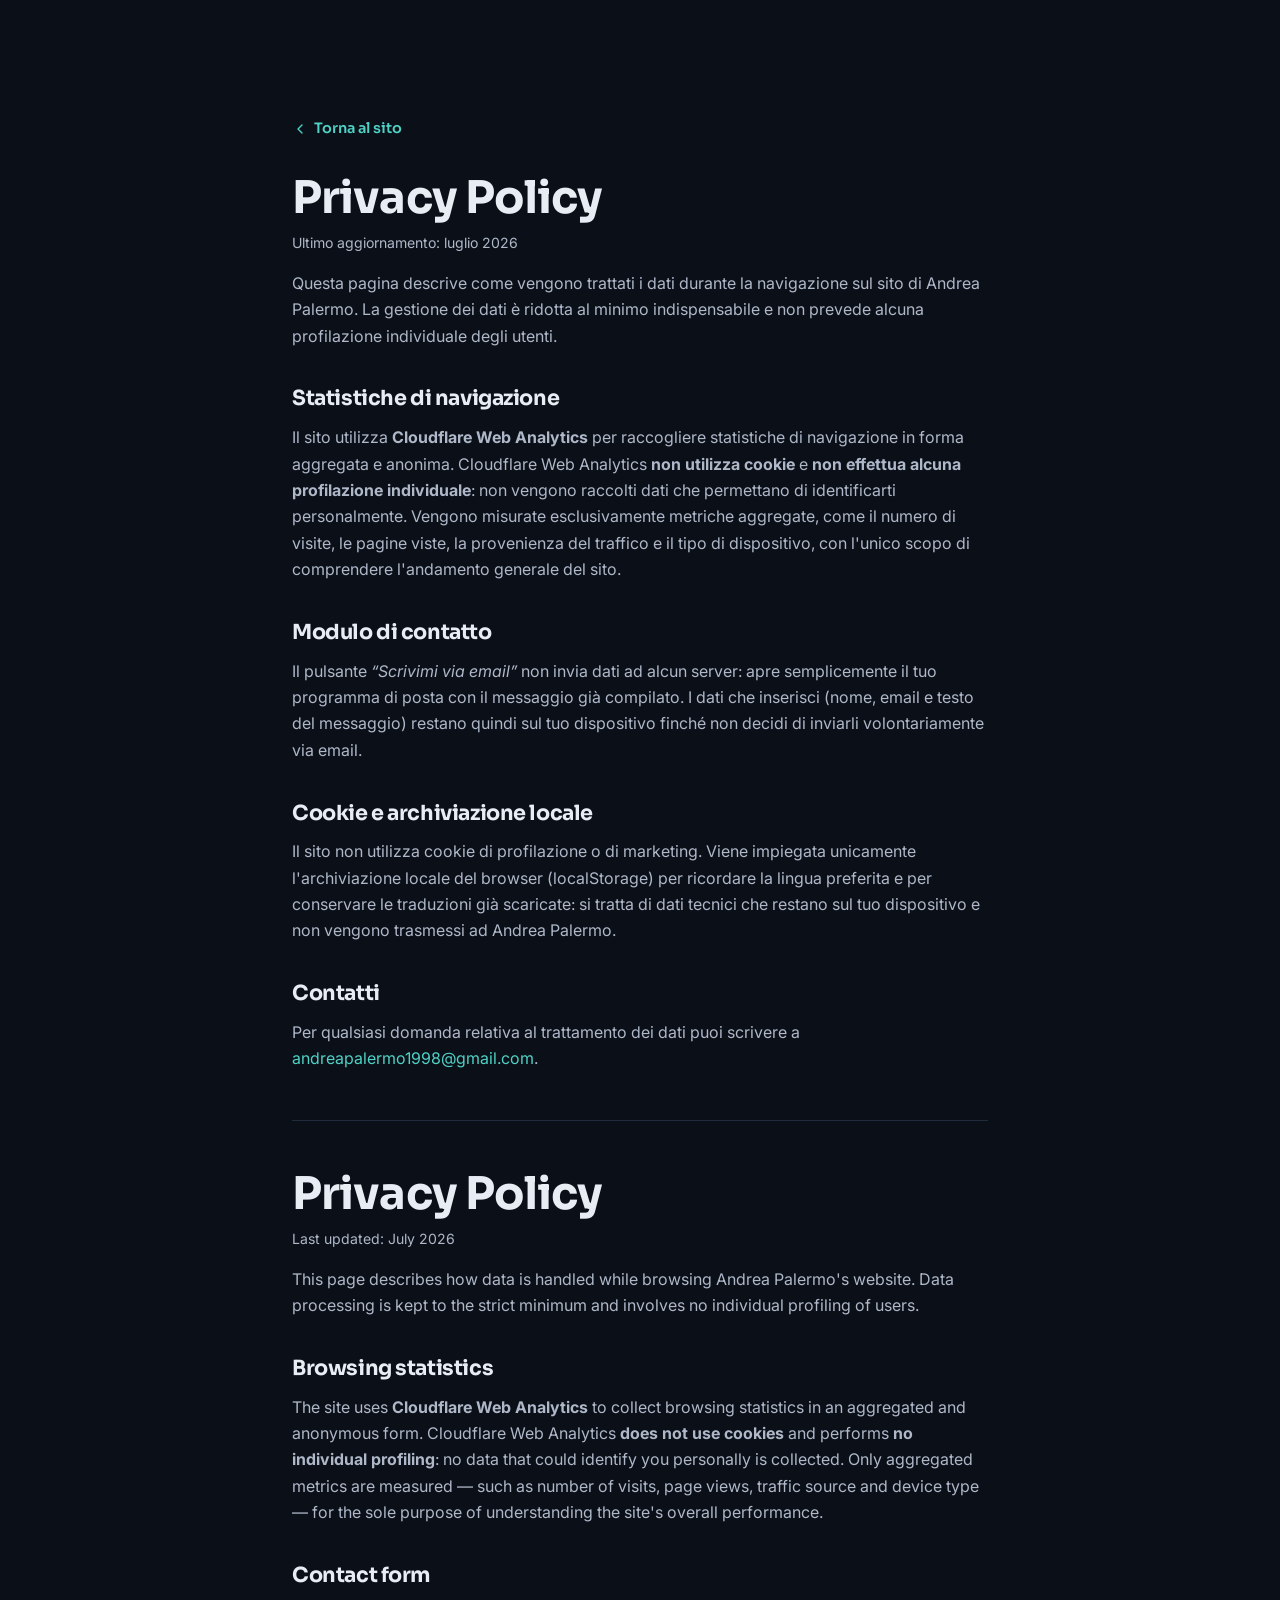
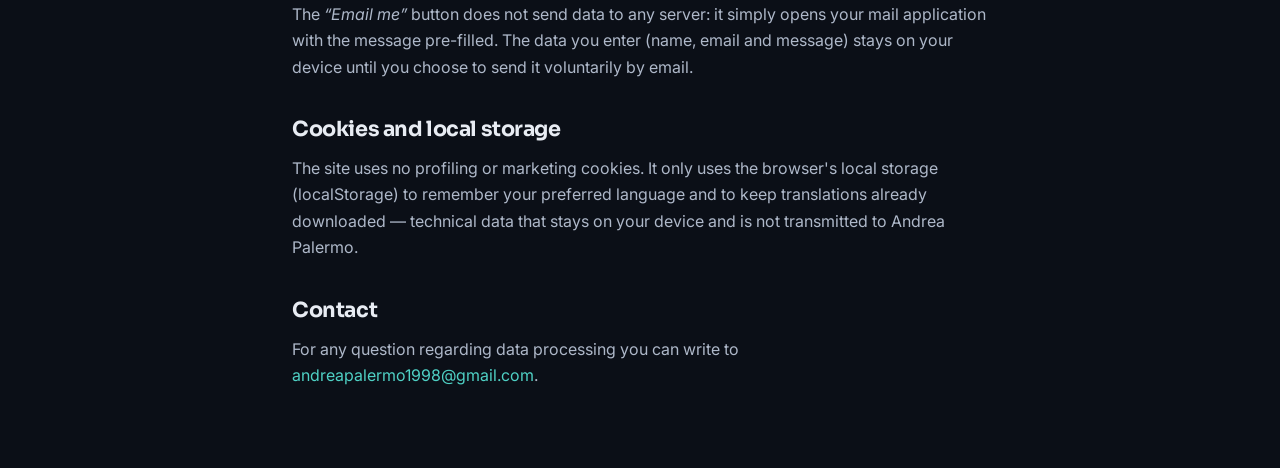
<file: privacy.html>
<!DOCTYPE html>
<html lang="it">
<head>
  <meta charset="UTF-8">
  <meta name="viewport" content="width=device-width, initial-scale=1.0">
  <meta name="robots" content="noindex">
  <link rel="icon" type="image/png" href="Documents/Images/LogoCompleto.png">
  <link rel="apple-touch-icon" href="Documents/Images/LogoCompleto.png">
  <title>Privacy Policy — Andrea Palermo</title>
  <meta name="description" content="Informativa sulla privacy del sito di Andrea Palermo.">

  <link rel="preconnect" href="https://fonts.googleapis.com">
  <link rel="preconnect" href="https://fonts.gstatic.com" crossorigin>
  <link href="https://fonts.googleapis.com/css2?family=Sora:wght@400;500;600;700&family=Inter:wght@400;500;600&display=swap" rel="stylesheet">
  <link rel="stylesheet" href="style.css">
</head>
<body>
  <main class="legal">
    <div class="container legal__inner">
      <a href="index.html" class="legal__back">
        <svg width="16" height="16" viewBox="0 0 24 24" fill="none" aria-hidden="true"><path d="M15 6l-6 6 6 6" stroke="currentColor" stroke-width="2" stroke-linecap="round" stroke-linejoin="round"/></svg>
        Torna al sito
      </a>

      <!-- ===================== ITALIANO ===================== -->
      <h1>Privacy Policy</h1>
      <p class="legal__updated">Ultimo aggiornamento: luglio 2026</p>

      <p>
        Questa pagina descrive come vengono trattati i dati durante la navigazione sul sito di
        Andrea Palermo. La gestione dei dati è ridotta al minimo indispensabile e non prevede
        alcuna profilazione individuale degli utenti.
      </p>

      <h2>Statistiche di navigazione</h2>
      <p>
        Il sito utilizza <strong>Cloudflare Web Analytics</strong> per raccogliere statistiche di
        navigazione in forma aggregata e anonima. Cloudflare Web Analytics <strong>non utilizza
        cookie</strong> e <strong>non effettua alcuna profilazione individuale</strong>: non vengono
        raccolti dati che permettano di identificarti personalmente. Vengono misurate esclusivamente
        metriche aggregate, come il numero di visite, le pagine viste, la provenienza del traffico e
        il tipo di dispositivo, con l'unico scopo di comprendere l'andamento generale del sito.
      </p>

      <h2>Modulo di contatto</h2>
      <p>
        Il pulsante <em>“Scrivimi via email”</em> non invia dati ad alcun server: apre semplicemente
        il tuo programma di posta con il messaggio già compilato. I dati che inserisci (nome, email e
        testo del messaggio) restano quindi sul tuo dispositivo finché non decidi di inviarli
        volontariamente via email.
      </p>

      <h2>Cookie e archiviazione locale</h2>
      <p>
        Il sito non utilizza cookie di profilazione o di marketing. Viene impiegata unicamente
        l'archiviazione locale del browser (localStorage) per ricordare la lingua preferita e per
        conservare le traduzioni già scaricate: si tratta di dati tecnici che restano sul tuo
        dispositivo e non vengono trasmessi ad Andrea Palermo.
      </p>

      <h2>Contatti</h2>
      <p>
        Per qualsiasi domanda relativa al trattamento dei dati puoi scrivere a
        <a href="mailto:andreapalermo1998@gmail.com">andreapalermo1998@gmail.com</a>.
      </p>

      <hr>

      <!-- ===================== ENGLISH ===================== -->
      <h1>Privacy Policy</h1>
      <p class="legal__updated">Last updated: July 2026</p>

      <p>
        This page describes how data is handled while browsing Andrea Palermo's website. Data
        processing is kept to the strict minimum and involves no individual profiling of users.
      </p>

      <h2>Browsing statistics</h2>
      <p>
        The site uses <strong>Cloudflare Web Analytics</strong> to collect browsing statistics in an
        aggregated and anonymous form. Cloudflare Web Analytics <strong>does not use cookies</strong>
        and performs <strong>no individual profiling</strong>: no data that could identify you
        personally is collected. Only aggregated metrics are measured — such as number of visits,
        page views, traffic source and device type — for the sole purpose of understanding the
        site's overall performance.
      </p>

      <h2>Contact form</h2>
      <p>
        The <em>“Email me”</em> button does not send data to any server: it simply opens your mail
        application with the message pre-filled. The data you enter (name, email and message) stays
        on your device until you choose to send it voluntarily by email.
      </p>

      <h2>Cookies and local storage</h2>
      <p>
        The site uses no profiling or marketing cookies. It only uses the browser's local storage
        (localStorage) to remember your preferred language and to keep translations already
        downloaded — technical data that stays on your device and is not transmitted to Andrea Palermo.
      </p>

      <h2>Contact</h2>
      <p>
        For any question regarding data processing you can write to
        <a href="mailto:andreapalermo1998@gmail.com">andreapalermo1998@gmail.com</a>.
      </p>
    </div>
  </main>

  <!-- Cloudflare Web Analytics — TODO: replace YOUR_TOKEN_HERE with your token
       (Cloudflare dashboard → Web Analytics → your site → JS snippet). -->
  <script defer src="https://static.cloudflareinsights.com/beacon.min.js"
          data-cf-beacon='{"token": "YOUR_TOKEN_HERE"}'></script>
</body>
</html>
</file>
<file: style.css>
/* ============================================================
   Andrea Palermo — Professional Website
   Dark, elegant, logistics/IT consulting theme
   ============================================================ */

:root {
  /* Palette */
  --bg:        #0b0f17;
  --bg-alt:    #0e131f;
  --surface:   #121826;
  --surface-2: #161d2e;
  --border:    #222b3d;
  --border-2:  #2c3750;

  --text:      #e8ecf3;
  --text-soft: #aeb8c9;
  --text-mut:  #7d879a;

  --accent:    #4fd1c5;   /* teal */
  --accent-2:  #38bdf8;   /* sky  */
  --accent-3:  #f0b45f;   /* warm gold, sparingly */
  --accent-ink:#052e2b;

  /* Type */
  --font-head: "Sora", system-ui, sans-serif;
  --font-body: "Inter", system-ui, sans-serif;

  /* Metrics */
  --container: 1140px;
  --radius:    16px;
  --radius-sm: 10px;
  --gap:       clamp(1.25rem, 3vw, 2rem);

  --shadow:    0 24px 60px -24px rgba(0, 0, 0, 0.7);
  --ring:      0 0 0 1px var(--border);
}

/* ---------- Reset / base ---------- */
* { box-sizing: border-box; }
html { scroll-behavior: smooth; -webkit-text-size-adjust: 100%; }
@media (prefers-reduced-motion: reduce) {
  html { scroll-behavior: auto; }
  *, *::before, *::after { animation-duration: .001ms !important; transition-duration: .001ms !important; }
}

body {
  margin: 0;
  font-family: var(--font-body);
  color: var(--text);
  background: var(--bg);
  line-height: 1.65;
  -webkit-font-smoothing: antialiased;
  text-rendering: optimizeLegibility;
  overflow-x: hidden;
}

/* Animated particle background (canvas) — sits behind all content */
#bg-canvas {
  position: fixed; inset: 0; width: 100%; height: 100%;
  z-index: -1; pointer-events: none; display: block;
}

h1, h2, h3 { font-family: var(--font-head); line-height: 1.15; margin: 0; letter-spacing: -0.02em; }
p { margin: 0; }
a { color: inherit; text-decoration: none; }
img, svg { display: block; max-width: 100%; }
ul, ol { margin: 0; padding: 0; list-style: none; }

.container { width: 100%; max-width: var(--container); margin-inline: auto; padding-inline: clamp(1.1rem, 4vw, 2rem); }

.skip-link {
  position: absolute; left: 50%; top: -60px; transform: translateX(-50%);
  background: var(--accent); color: var(--accent-ink); padding: .6rem 1rem;
  border-radius: 0 0 var(--radius-sm) var(--radius-sm); font-weight: 600; z-index: 999;
  transition: top .28s ease;
}
.skip-link:focus { top: 0; }

:focus-visible { outline: 2px solid var(--accent-2); outline-offset: 3px; border-radius: 4px; }

/* ---------- Buttons ---------- */
.btn {
  display: inline-flex; align-items: center; justify-content: center; gap: .55rem;
  font-family: var(--font-head); font-weight: 600; font-size: .95rem;
  padding: .85rem 1.5rem; border-radius: 999px; cursor: pointer;
  border: 1px solid transparent; transition: transform .25s ease, background .28s ease, border-color .28s ease, box-shadow .28s ease;
  white-space: nowrap;
}
.btn--primary {
  background: linear-gradient(135deg, var(--accent), var(--accent-2));
  color: var(--accent-ink);
  box-shadow: 0 14px 30px -12px rgba(79, 209, 197, .5);
}
.btn--primary:hover { transform: translateY(-2px); box-shadow: 0 18px 34px -12px rgba(79, 209, 197, .6); }
.btn--ghost { background: transparent; color: var(--text); border-color: var(--border-2); }
.btn--ghost:hover { border-color: var(--accent); color: var(--accent); transform: translateY(-2px); }
.btn--block { width: 100%; margin-top: 1.25rem; }

/* ---------- Nav ---------- */
.nav {
  position: fixed; inset: 0 0 auto 0; z-index: 100;
  background: transparent; transition: background .42s ease, box-shadow .42s ease, border-color .42s ease;
  border-bottom: 1px solid transparent;
}
.nav.is-scrolled {
  background: rgba(11, 15, 23, .82);
  backdrop-filter: blur(14px);
  -webkit-backdrop-filter: blur(14px);
  border-bottom-color: var(--border);
}
.nav__inner { display: flex; align-items: center; justify-content: space-between; height: 72px; }
.nav__actions { display: flex; align-items: center; gap: .7rem; }
.nav__brand { display: flex; align-items: center; gap: .6rem; font-family: var(--font-head); font-weight: 600; }
.nav__name { font-size: 1.02rem; }
.brand-logo { height: 36px; width: auto; display: block; object-fit: contain; }
.footer__brand .brand-logo { height: 30px; }
.nav__links { display: flex; align-items: center; gap: .35rem; }
.nav__links a { padding: .5rem .85rem; border-radius: 999px; color: var(--text-soft); font-size: .93rem; font-weight: 500; transition: color .28s ease, background .28s ease; }
.nav__links a:hover { color: var(--text); background: var(--surface); }
.nav__cta { color: var(--accent) !important; border: 1px solid var(--border-2); }
.nav__cta:hover { border-color: var(--accent); background: rgba(79,209,197,.08) !important; }

/* Language switch */
.lang-switch {
  display: inline-flex; align-items: center; gap: .5rem;
  padding: .4rem .7rem; border-radius: 999px; cursor: pointer;
  background: var(--surface); border: 1px solid var(--border-2); color: var(--text-soft);
  font-family: var(--font-head); font-weight: 600; font-size: .8rem; letter-spacing: .04em;
  transition: color .28s ease, border-color .28s ease, background .28s ease, transform .25s ease;
}
.lang-switch:hover { color: var(--text); border-color: var(--accent); transform: translateY(-1px); }
.lang-switch__flag {
  width: 22px; height: 15px; border-radius: 3px; overflow: hidden; display: block;
  box-shadow: 0 0 0 1px rgba(255, 255, 255, .1); flex: 0 0 auto;
}
.lang-switch__flag svg { width: 100%; height: 100%; display: block; }

.nav__toggle { display: none; flex-direction: column; gap: 5px; background: none; border: 0; cursor: pointer; padding: 8px; }
.nav__toggle span { width: 24px; height: 2px; background: var(--text); border-radius: 2px; transition: transform .42s ease, opacity .42s ease; }
.nav__toggle[aria-expanded="true"] span:nth-child(1) { transform: translateY(7px) rotate(45deg); }
.nav__toggle[aria-expanded="true"] span:nth-child(2) { opacity: 0; }
.nav__toggle[aria-expanded="true"] span:nth-child(3) { transform: translateY(-7px) rotate(-45deg); }

/* ---------- Sections ---------- */
.section { padding: clamp(4rem, 9vw, 7rem) 0; }
.section--alt { background: rgba(255, 255, 255, .022); border-block: 1px solid var(--border); }
.section__head { max-width: 640px; margin-bottom: clamp(2.5rem, 5vw, 3.5rem); }
.section__eyebrow, .hero__eyebrow {
  font-family: var(--font-head); font-weight: 600; font-size: .82rem;
  letter-spacing: .14em; text-transform: uppercase; color: var(--accent);
  margin-bottom: .9rem;
}
.section__title { font-size: clamp(1.7rem, 4vw, 2.5rem); margin-bottom: 1rem; }
.section__intro { color: var(--text-soft); font-size: 1.05rem; }

/* ---------- Motion band (warehouse animation) ---------- */
.motion-band { padding: clamp(1rem, 4vw, 2.5rem) 0 0; }
.motion-band__art {
  display: block; width: 100%; max-width: 820px; height: auto; margin: 0 auto;
  -webkit-mask-image: linear-gradient(90deg, transparent, #000 7%, #000 93%, transparent);
  mask-image: linear-gradient(90deg, transparent, #000 7%, #000 93%, transparent);
}

/* ---------- Hero ---------- */
.hero { position: relative; padding: clamp(8rem, 16vh, 11rem) 0 clamp(4rem, 8vw, 6rem); overflow: hidden; }
.hero__glow {
  position: absolute; top: -20%; left: 50%; transform: translateX(-50%);
  width: 900px; height: 900px; max-width: 140vw;
  background: radial-gradient(circle at center, rgba(79,209,197,.16), rgba(56,189,248,.06) 40%, transparent 70%);
  filter: blur(10px); pointer-events: none;
}
.hero__grid {
  position: absolute; inset: 0; pointer-events: none; opacity: .35;
  background-image:
    linear-gradient(var(--border) 1px, transparent 1px),
    linear-gradient(90deg, var(--border) 1px, transparent 1px);
  background-size: 60px 60px;
  mask-image: radial-gradient(ellipse 80% 60% at 50% 20%, #000 40%, transparent 100%);
  -webkit-mask-image: radial-gradient(ellipse 80% 60% at 50% 20%, #000 40%, transparent 100%);
}
.hero__inner { position: relative; max-width: 860px; }
.hero__title { font-size: clamp(2.3rem, 6vw, 4rem); font-weight: 700; margin-bottom: 1.4rem; }
.hero__accent {
  display: inline; background: linear-gradient(120deg, var(--accent), var(--accent-2));
  -webkit-background-clip: text; background-clip: text; color: transparent;
}
.hero__lead { font-size: clamp(1.05rem, 2vw, 1.25rem); color: var(--text-soft); max-width: 680px; }
.hero__actions { display: flex; flex-wrap: wrap; gap: .9rem; margin-top: 2.2rem; }

.hero__stats {
  display: flex; flex-wrap: wrap; gap: clamp(1.5rem, 5vw, 3.5rem);
  margin: 3.2rem 0 0; padding-top: 2.2rem; border-top: 1px solid var(--border);
}
.stat dd { font-family: var(--font-head); font-weight: 700; font-size: clamp(1.8rem, 4vw, 2.4rem); margin: 0;
  background: linear-gradient(120deg, var(--accent), var(--accent-2)); -webkit-background-clip: text; background-clip: text; color: transparent; }
.stat dt { order: 2; color: var(--text-mut); font-size: .88rem; margin-top: .2rem; }

/* ---------- About ---------- */
.about { display: grid; grid-template-columns: 1.5fr 1fr; gap: clamp(2rem, 5vw, 4rem); align-items: start; }
.about__text p { color: var(--text-soft); margin-bottom: 1.1rem; }
.about__highlights { display: grid; gap: 1rem; margin-top: 1.8rem; }
.about__highlights li { position: relative; padding-left: 1.6rem; color: var(--text-soft); font-size: .96rem; }
.about__highlights li::before {
  content: ""; position: absolute; left: 0; top: .55em; width: 8px; height: 8px; border-radius: 2px;
  background: linear-gradient(135deg, var(--accent), var(--accent-2));
}
.about__hl-title { display: block; color: var(--text); font-weight: 600; font-family: var(--font-head); margin-bottom: .1rem; }

.about__card {
  position: sticky; top: 96px; background: var(--surface); border: 1px solid var(--border);
  border-radius: var(--radius); padding: 2rem; box-shadow: var(--shadow); text-align: center;
}
.about__avatar {
  width: 88px; height: 88px; margin: 0 auto 1.1rem; display: grid; place-items: center;
  border-radius: 24px; border: 1.5px solid transparent;
  background:
    linear-gradient(var(--surface), var(--surface)) padding-box,
    linear-gradient(135deg, var(--accent), var(--accent-2)) border-box;
  box-shadow: 0 16px 32px -18px rgba(79, 209, 197, .55);
}
.about__avatar span {
  font-family: var(--font-head); font-weight: 700; font-size: 2.3rem; letter-spacing: -.02em;
  background: linear-gradient(135deg, var(--accent), var(--accent-2));
  -webkit-background-clip: text; background-clip: text; color: transparent;
}
.about__role { font-family: var(--font-head); font-weight: 600; font-size: 1.2rem; }
.about__sub { color: var(--text-mut); font-size: .92rem; margin-bottom: 1.4rem; }
.about__facts { text-align: left; display: grid; gap: .7rem; }
.about__facts li { display: flex; justify-content: space-between; gap: 1rem; font-size: .92rem; color: var(--text); padding-bottom: .7rem; border-bottom: 1px dashed var(--border); }
.about__facts li:last-child { border-bottom: 0; padding-bottom: 0; }
.about__facts span { color: var(--text-mut); }

/* ---------- Cards (services) ---------- */
.cards { display: grid; grid-template-columns: repeat(auto-fill, minmax(280px, 1fr)); gap: var(--gap); }
.card {
  background: var(--surface); border: 1px solid var(--border); border-radius: var(--radius);
  padding: 1.9rem; transition: transform .31s ease, border-color .31s ease, background .31s ease;
}
.card:hover { transform: translateY(-4px); border-color: var(--border-2); background: var(--surface-2); }
.card__icon {
  width: 48px; height: 48px; border-radius: 12px; display: grid; place-items: center; margin-bottom: 1.2rem;
  background: rgba(79,209,197,.1); color: var(--accent); border: 1px solid rgba(79,209,197,.22);
}
.card__icon svg { width: 24px; height: 24px; }
.card h3 { font-size: 1.15rem; margin-bottom: .6rem; }
.card p { color: var(--text-soft); font-size: .95rem; }

/* ---------- Timeline ---------- */
.timeline { position: relative; display: grid; gap: 2.2rem; padding-left: 1.75rem; max-width: 780px; }
.timeline::before { content: ""; position: absolute; left: 5px; top: 8px; bottom: 8px; width: 2px; background: linear-gradient(var(--accent), var(--accent-2), transparent); }
.timeline__item { position: relative; }
.timeline__dot {
  position: absolute; left: calc(-1.75rem + 0px); top: 6px; width: 12px; height: 12px; border-radius: 50%;
  background: var(--accent); box-shadow: 0 0 0 4px rgba(79,209,197,.15);
}
.timeline__period { font-family: var(--font-head); font-size: .82rem; letter-spacing: .04em; color: var(--accent); text-transform: uppercase; margin-bottom: .3rem; }
.timeline__role { font-size: 1.2rem; }
.timeline__org { color: var(--text); font-weight: 600; font-size: .95rem; margin: .1rem 0 .5rem; }
.timeline__desc { color: var(--text-soft); font-size: .95rem; }

/* ---------- Case studies — moving carousel ---------- */
.carousel {
  overflow: hidden; width: 100%;
  min-height: 180px; /* reserve space so the JS-built rows don't shift layout (CLS) */
  -webkit-mask-image: linear-gradient(90deg, transparent, #000 6%, #000 94%, transparent);
  mask-image: linear-gradient(90deg, transparent, #000 6%, #000 94%, transparent);
}
.carousel__track {
  display: flex; width: max-content;
  animation: carousel-scroll 30s linear infinite;
}
.carousel__track + .carousel__track { margin-top: 1rem; animation-duration: 45s; }
.carousel__track--rev { animation-direction: reverse; }
.carousel:hover .carousel__track,
.carousel:focus-within .carousel__track { animation-play-state: paused; }

@keyframes carousel-scroll {
  from { transform: translateX(0); }
  to   { transform: translateX(-50%); }
}

.carousel__item {
  flex: 0 0 auto; min-width: 170px; margin-right: 1rem; text-align: center;
  background: var(--surface); border: 1px solid var(--border); border-radius: 999px;
  padding: 1rem 1.6rem; transition: border-color .31s ease, background .31s ease;
}
.carousel__item:hover { border-color: var(--border-2); background: var(--surface-2); }
a.carousel__item { text-decoration: none; color: inherit; }
.carousel__item--link { cursor: pointer; }
.carousel__item--link:hover { border-color: var(--accent); background: var(--surface-2); }
.carousel__ext { margin-left: .35em; color: var(--accent-2); font-weight: 700; }
.carousel__co { font-family: var(--font-head); font-weight: 600; font-size: .98rem; color: var(--text); white-space: nowrap; }
.carousel__area {
  display: block; margin-top: .2rem; font-size: .68rem; font-weight: 600;
  letter-spacing: .05em; text-transform: uppercase; color: var(--accent-2); white-space: nowrap;
}

@media (prefers-reduced-motion: reduce) {
  .carousel { overflow-x: auto; }
  .carousel__track { animation: none; }
}

/* ---------- Skills ---------- */
.skills { display: grid; grid-template-columns: repeat(auto-fit, minmax(240px, 1fr)); gap: var(--gap); }
.skills__group h3 { font-size: 1.05rem; margin-bottom: 1rem; color: var(--text); padding-bottom: .6rem; border-bottom: 1px solid var(--border); }
.tags { display: flex; flex-wrap: wrap; gap: .6rem; }
.tags li {
  font-size: .88rem; font-weight: 500; color: var(--text-soft);
  background: var(--surface); border: 1px solid var(--border); border-radius: 999px; padding: .45rem .95rem;
  transition: color .28s ease, border-color .28s ease, background .28s ease;
}
.tags li:hover { color: var(--accent); border-color: rgba(79,209,197,.4); background: rgba(79,209,197,.06); }

/* ---------- Contact ---------- */
.contact { display: grid; grid-template-columns: 1fr 1fr; gap: clamp(2rem, 5vw, 4rem); align-items: center; }
.contact__actions { display: grid; gap: 1rem; }
.contact__row {
  display: flex; align-items: center; gap: 1.1rem; background: var(--surface);
  border: 1px solid var(--border); border-radius: var(--radius); padding: 1.25rem 1.5rem;
  transition: transform .28s ease, border-color .28s ease, background .28s ease;
}
.contact__row:hover { transform: translateX(4px); border-color: var(--border-2); background: var(--surface-2); }
.contact__ico { flex: 0 0 auto; width: 44px; height: 44px; border-radius: 12px; display: grid; place-items: center; background: rgba(79,209,197,.1); color: var(--accent); border: 1px solid rgba(79,209,197,.22); }
.contact__ico svg { width: 22px; height: 22px; }
.contact__row > span:last-child { display: flex; flex-direction: column; font-weight: 600; font-family: var(--font-head); overflow-wrap: anywhere; }
.contact__label { font-family: var(--font-body); font-weight: 500; font-size: .78rem; letter-spacing: .06em; text-transform: uppercase; color: var(--text-mut); }

/* ---------- Footer ---------- */
.footer { border-top: 1px solid var(--border); padding: 2.5rem 0; background: var(--bg); }
.footer__inner { display: flex; flex-wrap: wrap; align-items: center; justify-content: space-between; gap: 1rem; }
.footer__brand { display: flex; align-items: center; gap: .6rem; font-family: var(--font-head); font-weight: 600; }
.footer__copy { color: var(--text-mut); font-size: .88rem; }
.footer__links { display: flex; gap: 1.2rem; }
.footer__links a { color: var(--text-mut); font-size: .88rem; transition: color .28s ease; }
.footer__links a:hover { color: var(--accent); }

/* ---------- Contact form ---------- */
.cform { display: grid; gap: 1.1rem; }
.cform__row { display: grid; gap: .45rem; }
.cform label {
  font-family: var(--font-head); font-weight: 600; font-size: .78rem;
  letter-spacing: .06em; text-transform: uppercase; color: var(--text-mut);
}
.cform input, .cform textarea {
  width: 100%; font: inherit; color: var(--text);
  background: var(--surface); border: 1px solid var(--border); border-radius: var(--radius-sm);
  padding: .8rem 1rem; transition: border-color .28s ease, box-shadow .28s ease, background .28s ease;
}
.cform input::placeholder, .cform textarea::placeholder { color: var(--text-mut); opacity: .7; }
.cform input:focus, .cform textarea:focus {
  outline: none; border-color: var(--accent); background: var(--surface-2);
  box-shadow: 0 0 0 3px rgba(79, 209, 197, .15);
}
.cform textarea { resize: vertical; min-height: 130px; }
.cform .btn { justify-self: start; margin-top: .2rem; }
.cform__note { color: var(--text-mut); font-size: .82rem; margin-top: .2rem; }

/* ---------- Legal / privacy page ---------- */
.legal { padding: clamp(6rem, 13vh, 9rem) 0 4rem; }
.legal__inner { max-width: 760px; }
.legal__back {
  display: inline-flex; align-items: center; gap: .4rem; color: var(--accent);
  font-family: var(--font-head); font-weight: 600; font-size: .9rem; margin-bottom: 2rem;
}
.legal__back:hover { text-decoration: underline; }
.legal h1 { font-size: clamp(2rem, 5vw, 2.8rem); margin-bottom: .4rem; }
.legal__updated { color: var(--text-mut); font-size: .88rem; margin-bottom: 2.5rem; }
.legal h2 { font-family: var(--font-head); font-size: 1.3rem; margin: 2.4rem 0 .8rem; }
.legal p { color: var(--text-soft); margin-bottom: 1rem; }
.legal a { color: var(--accent); overflow-wrap: anywhere; }
.legal hr { border: 0; border-top: 1px solid var(--border); margin: 3rem 0; }

/* ---------- Reveal animation ---------- */
.reveal { opacity: 0; transform: translateY(22px); transition: opacity .84s ease, transform .84s ease; }
.reveal.is-visible { opacity: 1; transform: none; }

/* ---------- Responsive ---------- */
@media (max-width: 900px) {
  .about, .contact { grid-template-columns: 1fr; }
  .about__card { position: static; max-width: 420px; }
}

@media (max-width: 760px) {
  .nav__toggle { display: flex; }
  .nav__links {
    position: fixed; inset: 72px 0 auto 0; flex-direction: column; align-items: stretch; gap: .25rem;
    background: rgba(11, 15, 23, .97); backdrop-filter: blur(14px); -webkit-backdrop-filter: blur(14px);
    padding: 1rem clamp(1.1rem, 4vw, 2rem) 1.5rem; border-bottom: 1px solid var(--border);
    transform: translateY(-140%); transition: transform .49s cubic-bezier(.4,0,.2,1); box-shadow: var(--shadow);
  }
  .nav__links.is-open { transform: translateY(0); }
  .nav__links a { padding: .8rem 1rem; font-size: 1rem; }
  .nav__cta { text-align: center; margin-top: .4rem; }
}
</file>
